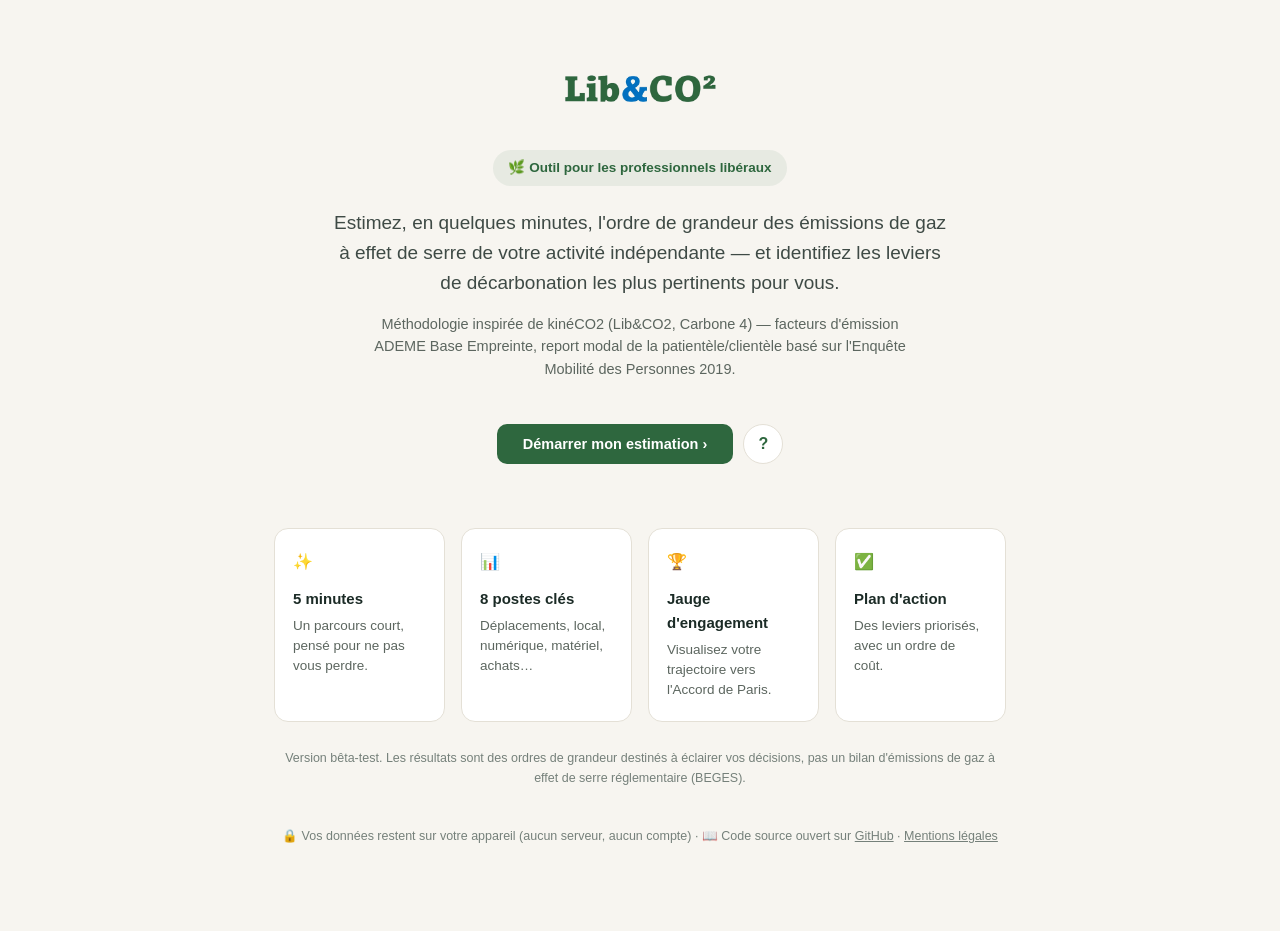
<file: index.html>
<!DOCTYPE html>
<html lang="fr">
<head>
  <meta charset="UTF-8" />
  <meta name="viewport" content="width=device-width, initial-scale=1.0" />
  <title>Lib&CO2 — Calculateur carbone pour les professions libérales</title>
  <meta name="description" content="Estimez l'ordre de grandeur des émissions de gaz à effet de serre de votre activité indépendante et identifiez vos leviers de décarbonation." />
  <link rel="icon" href="assets/logo/logo-libco2.png" />

  <!-- Aucune police externe : la charte utilise des polices système natives
       (voir css/variables.css) — zéro requête tierce, conforme RGPD, et plus
       rapide (rien à télécharger avant l'affichage du texte). -->

  <!-- Les graphiques (répartition et évolution) sont dessinés en Canvas natif
       par js/graphiques.js, sans dépendance externe. -->

  <link rel="stylesheet" href="css/variables.css" />
  <link rel="stylesheet" href="css/style.css" />
</head>
<body>
  <div id="app"></div>

  <!-- Point d'entrée de l'application (module ES6) -->
  <script type="module" src="js/main.js"></script>
</body>
</html>
</file>
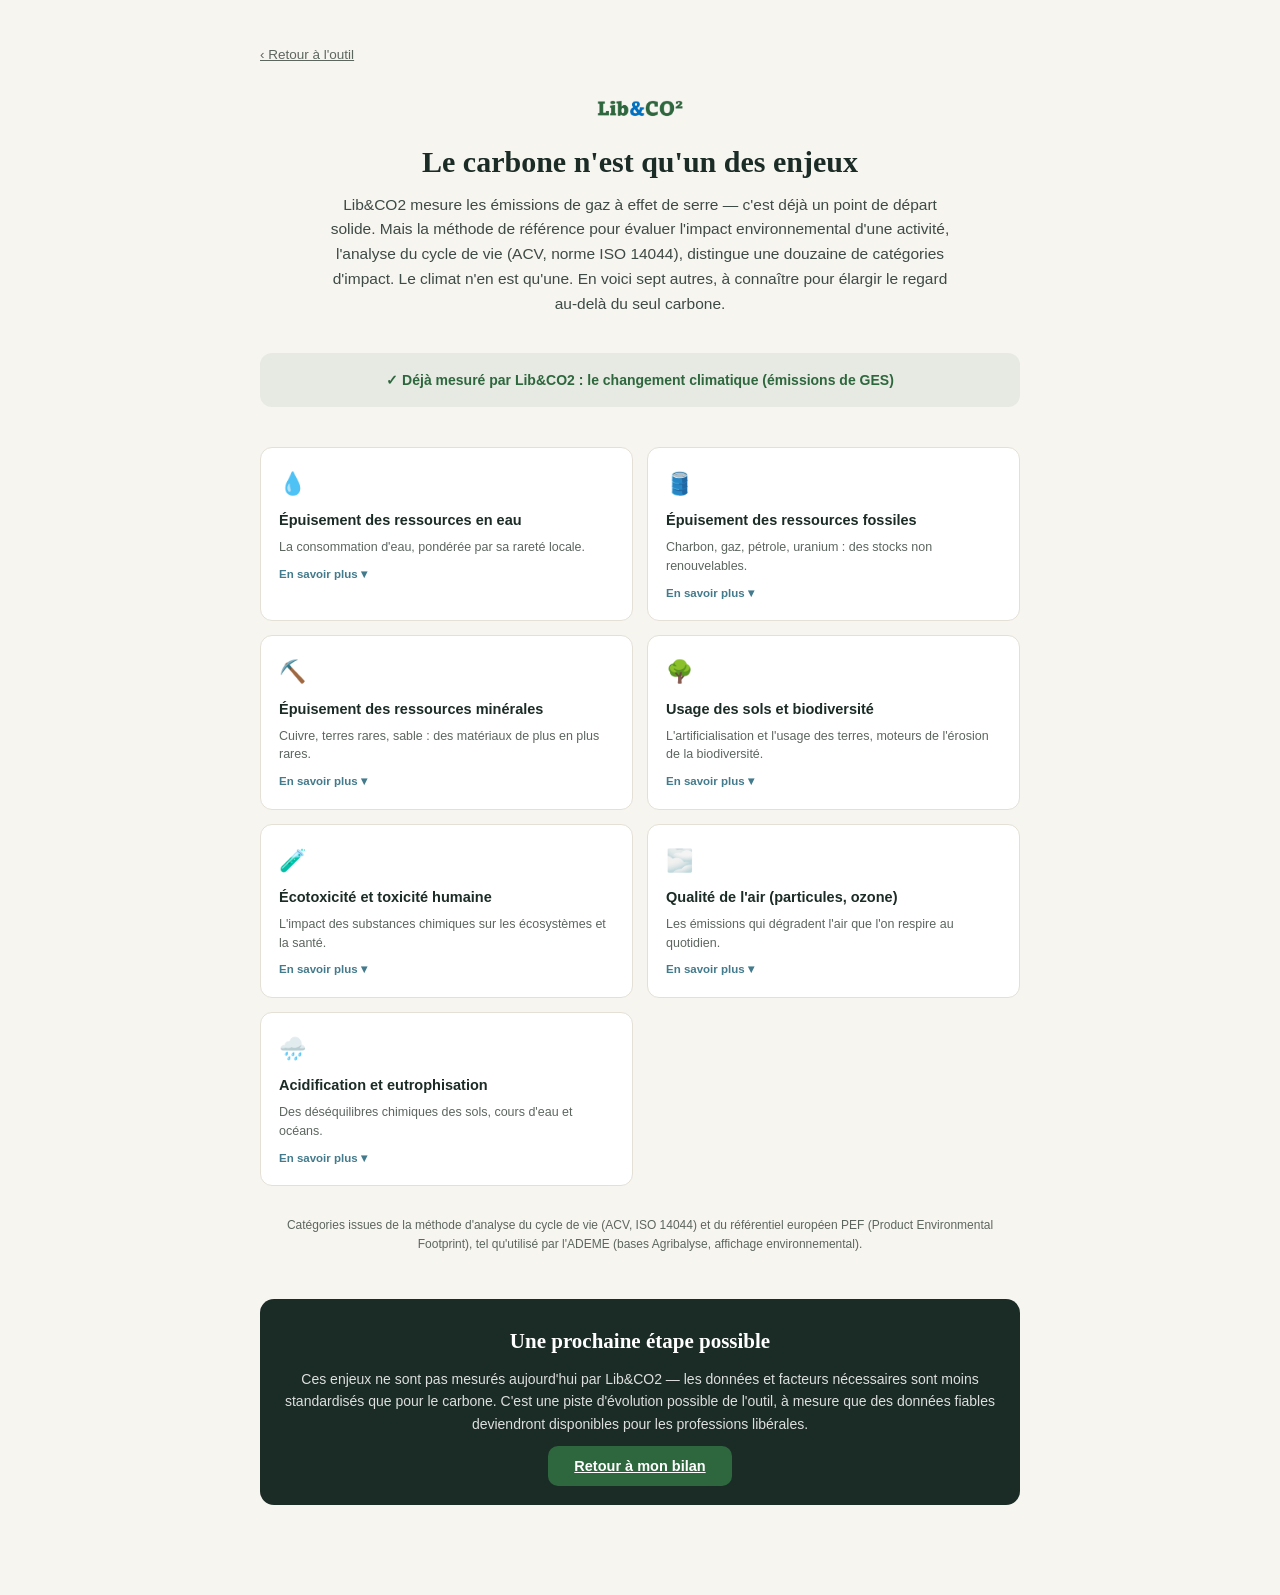
<file: les-autres-enjeux.html>
<!DOCTYPE html>
<html lang="fr">
<head>
  <meta charset="UTF-8" />
  <meta name="viewport" content="width=device-width, initial-scale=1.0" />
  <title>Les autres enjeux environnementaux — Lib&CO2</title>
  <meta name="description" content="Le carbone n'est qu'une des catégories d'impact de l'analyse du cycle de vie (ACV). Panorama des autres enjeux environnementaux à connaître : eau, ressources, biodiversité, qualité de l'air..." />
  <link rel="icon" href="assets/logo/logo-libco2.png" />
  <link rel="stylesheet" href="css/variables.css" />
  <link rel="stylesheet" href="css/style.css" />
  <style>
    .page-enjeux { max-width: 800px; margin: 0 auto; padding: 40px 20px 90px; }
    .page-enjeux .retour { margin-bottom: 20px; display: inline-block; }
    .pe-hero { text-align: center; margin-bottom: 36px; }
    .pe-hero h1 { font-family: var(--police-serif); font-size: 30px; margin: 10px 0 12px; line-height: 1.25; }
    .pe-hero p { font-size: 15.5px; color: var(--couleur-texte); line-height: 1.6; max-width: 620px; margin: 0 auto; }
    .pe-carbone-rappel { background: var(--couleur-primaire-fond); border-radius: 12px; padding: 16px 20px; font-size: 14px; text-align: center; margin-bottom: 40px; color: var(--couleur-primaire); font-weight: 600; }
    .pe-grille { display: grid; grid-template-columns: repeat(2, 1fr); gap: 14px; }
    @media (max-width: 640px) { .pe-grille { grid-template-columns: 1fr; } }
    .pe-carte { background: #fff; border: 1px solid var(--couleur-bordure); border-radius: 12px; padding: 18px; cursor: pointer; transition: box-shadow .15s; }
    .pe-carte:hover { box-shadow: var(--ombre-carte); }
    .pe-carte .icone { font-size: 22px; margin-bottom: 8px; }
    .pe-carte .titre { font-weight: 700; font-size: 14.5px; margin-bottom: 6px; }
    .pe-carte .resume { font-size: 12.5px; color: var(--couleur-discret); line-height: 1.5; }
    .pe-carte .detail { font-size: 12.5px; color: var(--couleur-texte); line-height: 1.55; margin-top: 10px; padding-top: 10px; border-top: 1px solid var(--couleur-bordure-legere); display: none; }
    .pe-carte.ouverte .detail { display: block; }
    .pe-carte .voir-plus { font-size: 11.5px; color: var(--couleur-info); font-weight: 600; margin-top: 8px; }
    .pe-source { font-size: 12px; color: var(--couleur-discret); text-align: center; margin-top: 30px; }
    .pe-bridge { background: var(--couleur-encre); color: #fff; border-radius: 14px; padding: 26px 24px; text-align: center; margin-top: 44px; }
    .pe-bridge h2 { font-family: var(--police-serif); font-size: 21px; margin: 0 0 10px; }
    .pe-bridge p { font-size: 14px; opacity: .85; margin: 0 0 18px; }
  </style>
</head>
<body>
  <div class="page-enjeux">
    <a href="index.html" class="lien-retour retour">‹ Retour à l'outil</a>
    <div class="pe-hero">
      <img src="assets/logo/logo-libco2.png" alt="Lib&CO2" style="height:36px;" />
      <h1>Le carbone n'est qu'un des enjeux</h1>
      <p>Lib&CO2 mesure les émissions de gaz à effet de serre — c'est déjà un point de départ solide. Mais la méthode de référence pour évaluer l'impact environnemental d'une activité, l'analyse du cycle de vie (ACV, norme ISO 14044), distingue une douzaine de catégories d'impact. Le climat n'en est qu'une. En voici sept autres, à connaître pour élargir le regard au-delà du seul carbone.</p>
    </div>

    <div class="pe-carbone-rappel">✓ Déjà mesuré par Lib&CO2 : le changement climatique (émissions de GES)</div>

    <div class="pe-grille" id="grille-enjeux"></div>

    <p class="pe-source">Catégories issues de la méthode d'analyse du cycle de vie (ACV, ISO 14044) et du référentiel européen PEF (Product Environmental Footprint), tel qu'utilisé par l'ADEME (bases Agribalyse, affichage environnemental).</p>

    <div class="pe-bridge">
      <h2>Une prochaine étape possible</h2>
      <p>Ces enjeux ne sont pas mesurés aujourd'hui par Lib&CO2 — les données et facteurs nécessaires sont moins standardisés que pour le carbone. C'est une piste d'évolution possible de l'outil, à mesure que des données fiables deviendront disponibles pour les professions libérales.</p>
      <a href="index.html" class="bouton bouton-primaire">Retour à mon bilan</a>
    </div>
  </div>

  <script>
    const ENJEUX = [
      { icone: "💧", titre: "Épuisement des ressources en eau", resume: "La consommation d'eau, pondérée par sa rareté locale.", detail: "Consommer un litre d'eau n'a pas le même impact selon qu'on se trouve dans une région où l'eau est abondante ou en situation de stress hydrique. Cette catégorie tient compte de cette rareté relative, propre à chaque territoire." },
      { icone: "🛢️", titre: "Épuisement des ressources fossiles", resume: "Charbon, gaz, pétrole, uranium : des stocks non renouvelables.", detail: "Distinct du changement climatique : il ne s'agit pas ici des émissions liées à la combustion, mais de l'épuisement physique des stocks disponibles de ces ressources énergétiques non renouvelables." },
      { icone: "⛏️", titre: "Épuisement des ressources minérales", resume: "Cuivre, terres rares, sable : des matériaux de plus en plus rares.", detail: "De nombreuses technologies (numérique, électrification) dépendent de métaux et minéraux dont les gisements accessibles s'amenuisent. Cette catégorie mesure la contribution d'une activité à cet épuisement." },
      { icone: "🌳", titre: "Usage des sols et biodiversité", resume: "L'artificialisation et l'usage des terres, moteurs de l'érosion de la biodiversité.", detail: "Les terres sont une ressource finie, partagée entre milieux naturels, agricoles et urbains. La façon dont une activité occupe ou transforme ces sols influence directement les habitats et la biodiversité qui en dépend." },
      { icone: "🧪", titre: "Écotoxicité et toxicité humaine", resume: "L'impact des substances chimiques sur les écosystèmes et la santé.", detail: "Certains produits ou procédés relâchent des substances toxiques pour les organismes vivants (écotoxicité) ou pour la santé humaine. Ces indicateurs restent aujourd'hui parmi les moins consolidés scientifiquement, mais leur suivi progresse." },
      { icone: "🌫️", titre: "Qualité de l'air (particules, ozone)", resume: "Les émissions qui dégradent l'air que l'on respire au quotidien.", detail: "Au-delà du CO2, certaines activités émettent des particules fines ou des précurseurs d'ozone troposphérique (smog), avec des conséquences directes sur les maladies respiratoires — un enjeu de santé publique à part entière." },
      { icone: "🌧️", titre: "Acidification et eutrophisation", resume: "Des déséquilibres chimiques des sols, cours d'eau et océans.", detail: "Certains rejets (azote, soufre, phosphore) perturbent l'équilibre chimique des milieux naturels : acidification des sols et des eaux, ou eutrophisation (prolifération d'algues liée à un excès de nutriments dans l'eau)." },
    ];

    const grille = document.getElementById("grille-enjeux");
    grille.innerHTML = ENJEUX.map((e, i) => `
      <div class="pe-carte" data-i="${i}">
        <div class="icone">${e.icone}</div>
        <div class="titre">${e.titre}</div>
        <div class="resume">${e.resume}</div>
        <div class="detail">${e.detail}</div>
        <div class="voir-plus">En savoir plus ▾</div>
      </div>
    `).join("");

    grille.querySelectorAll(".pe-carte").forEach((carte) => {
      carte.addEventListener("click", () => {
        const estOuverte = carte.classList.contains("ouverte");
        carte.classList.toggle("ouverte");
        carte.querySelector(".voir-plus").textContent = estOuverte ? "En savoir plus ▾" : "Réduire ▴";
      });
    });
  </script>
</body>
</html>
</file>
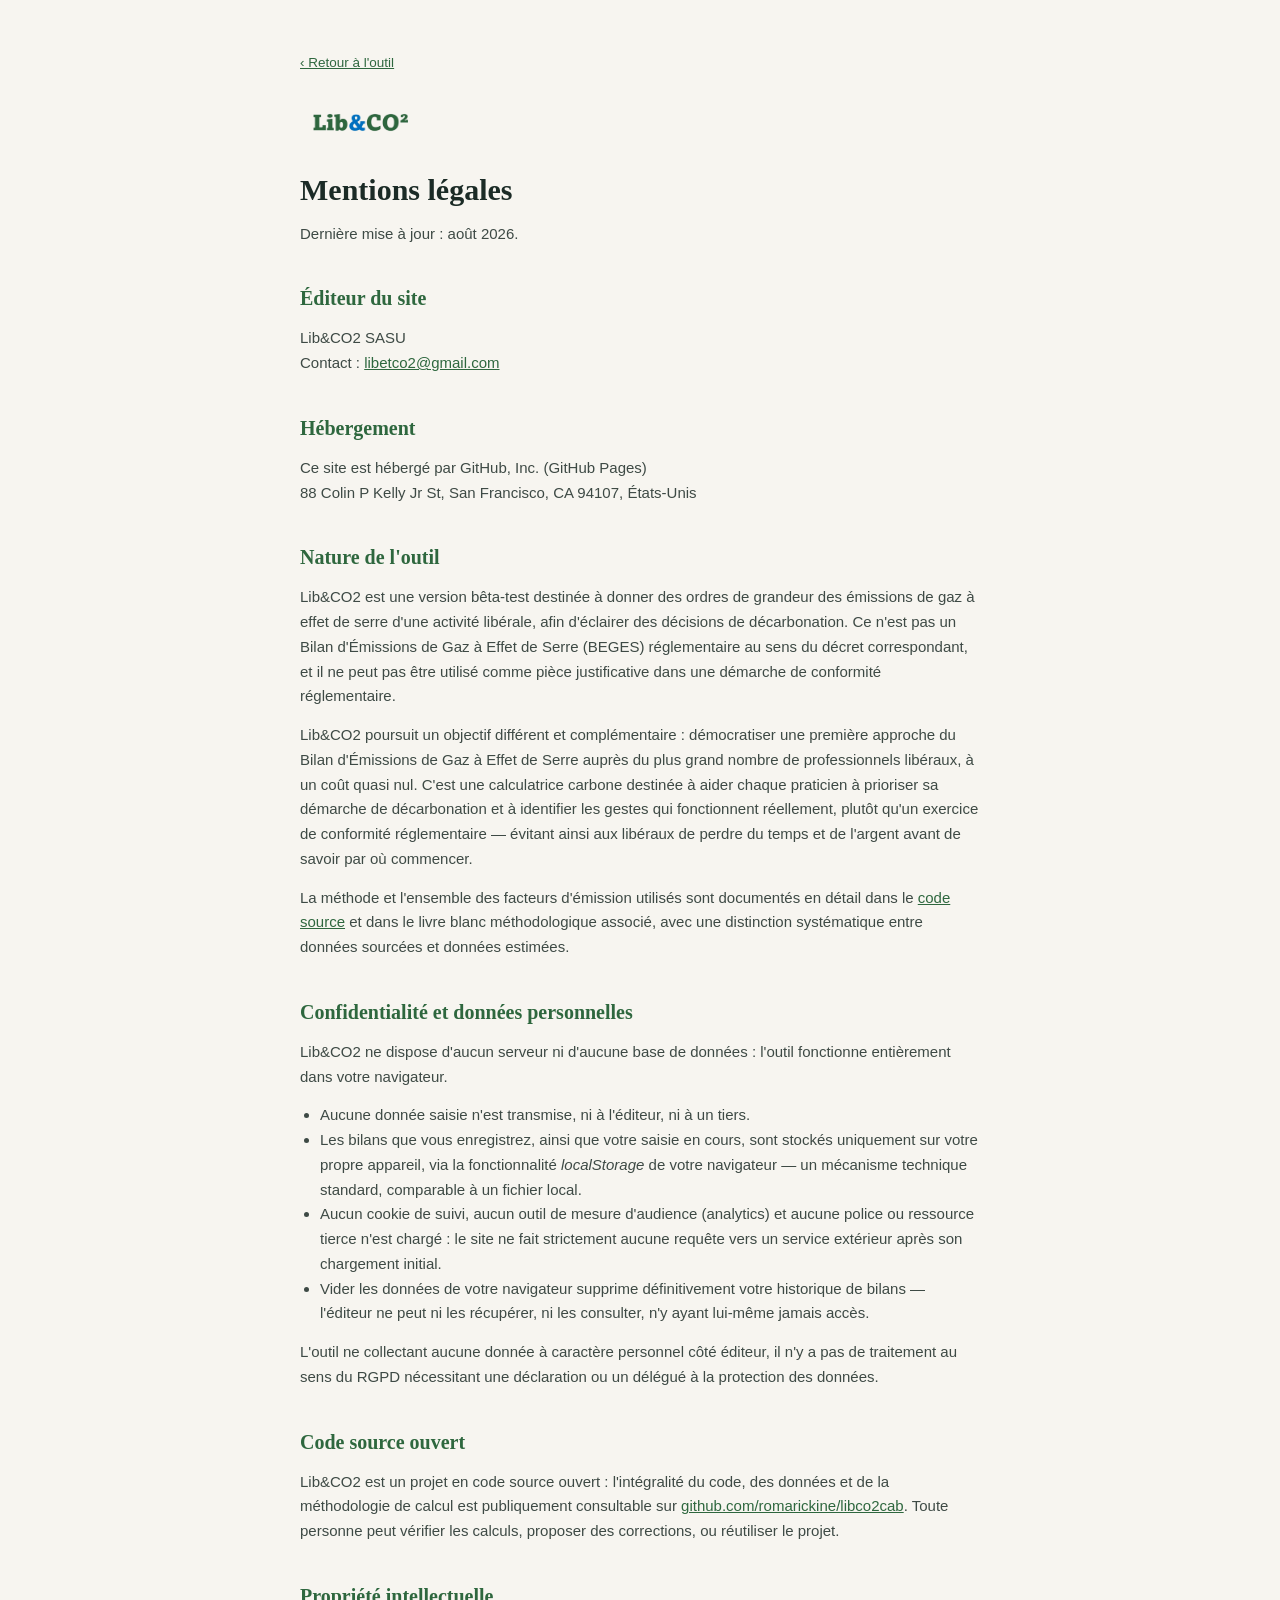
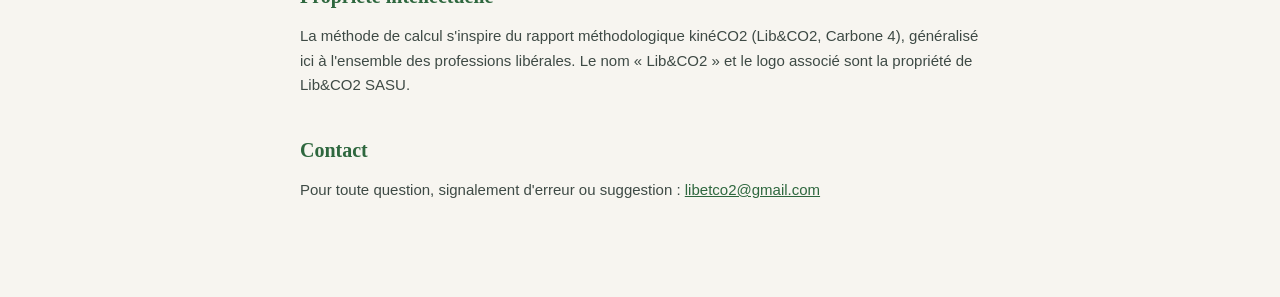
<file: mentions-legales.html>
<!DOCTYPE html>
<html lang="fr">
<head>
  <meta charset="UTF-8" />
  <meta name="viewport" content="width=device-width, initial-scale=1.0" />
  <title>Mentions légales — Lib&CO2</title>
  <meta name="description" content="Mentions légales, politique de confidentialité et informations sur le code source ouvert du calculateur Lib&CO2." />
  <link rel="icon" href="assets/logo/logo-libco2.png" />
  <link rel="stylesheet" href="css/variables.css" />
  <link rel="stylesheet" href="css/style.css" />
  <style>
    .page-legale { max-width: 720px; margin: 0 auto; padding: 48px 20px 80px; }
    .page-legale h1 { font-family: var(--police-serif); font-size: 30px; margin-bottom: 8px; }
    .page-legale h2 { font-family: var(--police-serif); font-size: 20px; margin: 36px 0 12px; color: var(--couleur-primaire); }
    .page-legale p { font-size: 15px; line-height: 1.65; color: var(--couleur-texte); margin: 0 0 14px; }
    .page-legale ul { font-size: 15px; line-height: 1.65; color: var(--couleur-texte); padding-left: 20px; margin: 0 0 14px; }
    .page-legale a { color: var(--couleur-primaire); }
    .page-legale .retour { display: inline-block; margin-bottom: 24px; }
  </style>
</head>
<body>
  <div class="page-legale">
    <a href="index.html" class="lien-retour retour">‹ Retour à l'outil</a>
    <img src="assets/logo/logo-libco2.png" alt="Lib&CO2" style="height:40px; display:block; margin-bottom:24px;" />
    <h1>Mentions légales</h1>
    <p class="texte-discret">Dernière mise à jour : août 2026.</p>

    <h2>Éditeur du site</h2>
    <p>
      Lib&CO2 SASU<br />
      Contact : <a href="mailto:libetco2@gmail.com">libetco2@gmail.com</a>
    </p>

    <h2>Hébergement</h2>
    <p>
      Ce site est hébergé par GitHub, Inc. (GitHub Pages)<br />
      88 Colin P Kelly Jr St, San Francisco, CA 94107, États-Unis
    </p>

    <h2>Nature de l'outil</h2>
    <p>
      Lib&CO2 est une version bêta-test destinée à donner des ordres de grandeur des émissions de gaz à effet de serre d'une activité libérale, afin d'éclairer des décisions de décarbonation. Ce n'est pas un Bilan d'Émissions de Gaz à Effet de Serre (BEGES) réglementaire au sens du décret correspondant, et il ne peut pas être utilisé comme pièce justificative dans une démarche de conformité réglementaire.
    </p>
    <p>
      Lib&CO2 poursuit un objectif différent et complémentaire : démocratiser une première approche du Bilan d'Émissions de Gaz à Effet de Serre auprès du plus grand nombre de professionnels libéraux, à un coût quasi nul. C'est une calculatrice carbone destinée à aider chaque praticien à prioriser sa démarche de décarbonation et à identifier les gestes qui fonctionnent réellement, plutôt qu'un exercice de conformité réglementaire — évitant ainsi aux libéraux de perdre du temps et de l'argent avant de savoir par où commencer.
    </p>
    <p>
      La méthode et l'ensemble des facteurs d'émission utilisés sont documentés en détail dans le <a href="https://github.com/romarickine/libco2cab" target="_blank" rel="noopener">code source</a> et dans le livre blanc méthodologique associé, avec une distinction systématique entre données sourcées et données estimées.
    </p>

    <h2>Confidentialité et données personnelles</h2>
    <p>
      Lib&CO2 ne dispose d'aucun serveur ni d'aucune base de données : l'outil fonctionne entièrement dans votre navigateur.
    </p>
    <ul>
      <li>Aucune donnée saisie n'est transmise, ni à l'éditeur, ni à un tiers.</li>
      <li>Les bilans que vous enregistrez, ainsi que votre saisie en cours, sont stockés uniquement sur votre propre appareil, via la fonctionnalité <em>localStorage</em> de votre navigateur — un mécanisme technique standard, comparable à un fichier local.</li>
      <li>Aucun cookie de suivi, aucun outil de mesure d'audience (analytics) et aucune police ou ressource tierce n'est chargé : le site ne fait strictement aucune requête vers un service extérieur après son chargement initial.</li>
      <li>Vider les données de votre navigateur supprime définitivement votre historique de bilans — l'éditeur ne peut ni les récupérer, ni les consulter, n'y ayant lui-même jamais accès.</li>
    </ul>
    <p>
      L'outil ne collectant aucune donnée à caractère personnel côté éditeur, il n'y a pas de traitement au sens du RGPD nécessitant une déclaration ou un délégué à la protection des données.
    </p>

    <h2>Code source ouvert</h2>
    <p>
      Lib&CO2 est un projet en code source ouvert : l'intégralité du code, des données et de la méthodologie de calcul est publiquement consultable sur <a href="https://github.com/romarickine/libco2cab" target="_blank" rel="noopener">github.com/romarickine/libco2cab</a>. Toute personne peut vérifier les calculs, proposer des corrections, ou réutiliser le projet.
    </p>

    <h2>Propriété intellectuelle</h2>
    <p>
      La méthode de calcul s'inspire du rapport méthodologique kinéCO2 (Lib&CO2, Carbone 4), généralisé ici à l'ensemble des professions libérales. Le nom « Lib&CO2 » et le logo associé sont la propriété de Lib&CO2 SASU.
    </p>

    <h2>Contact</h2>
    <p>
      Pour toute question, signalement d'erreur ou suggestion : <a href="mailto:libetco2@gmail.com">libetco2@gmail.com</a>
    </p>
  </div>
</body>
</html>
</file>
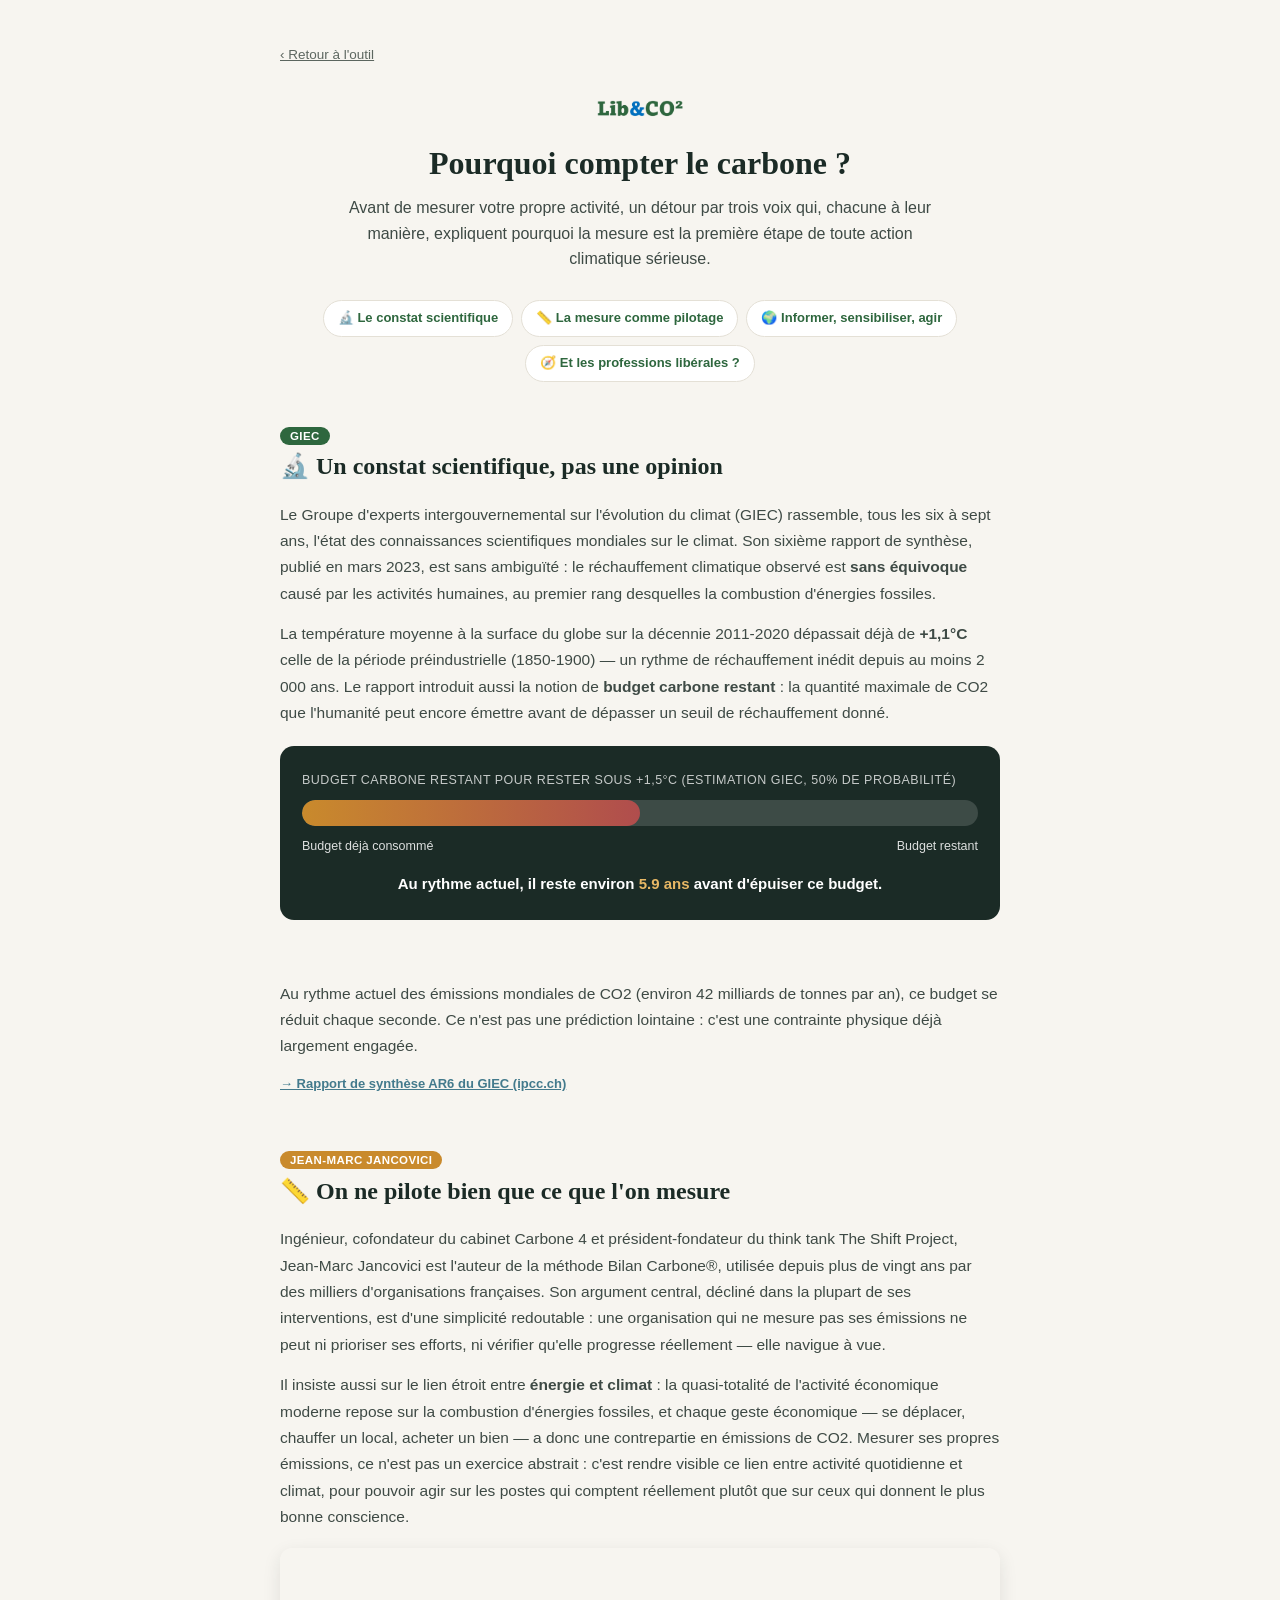
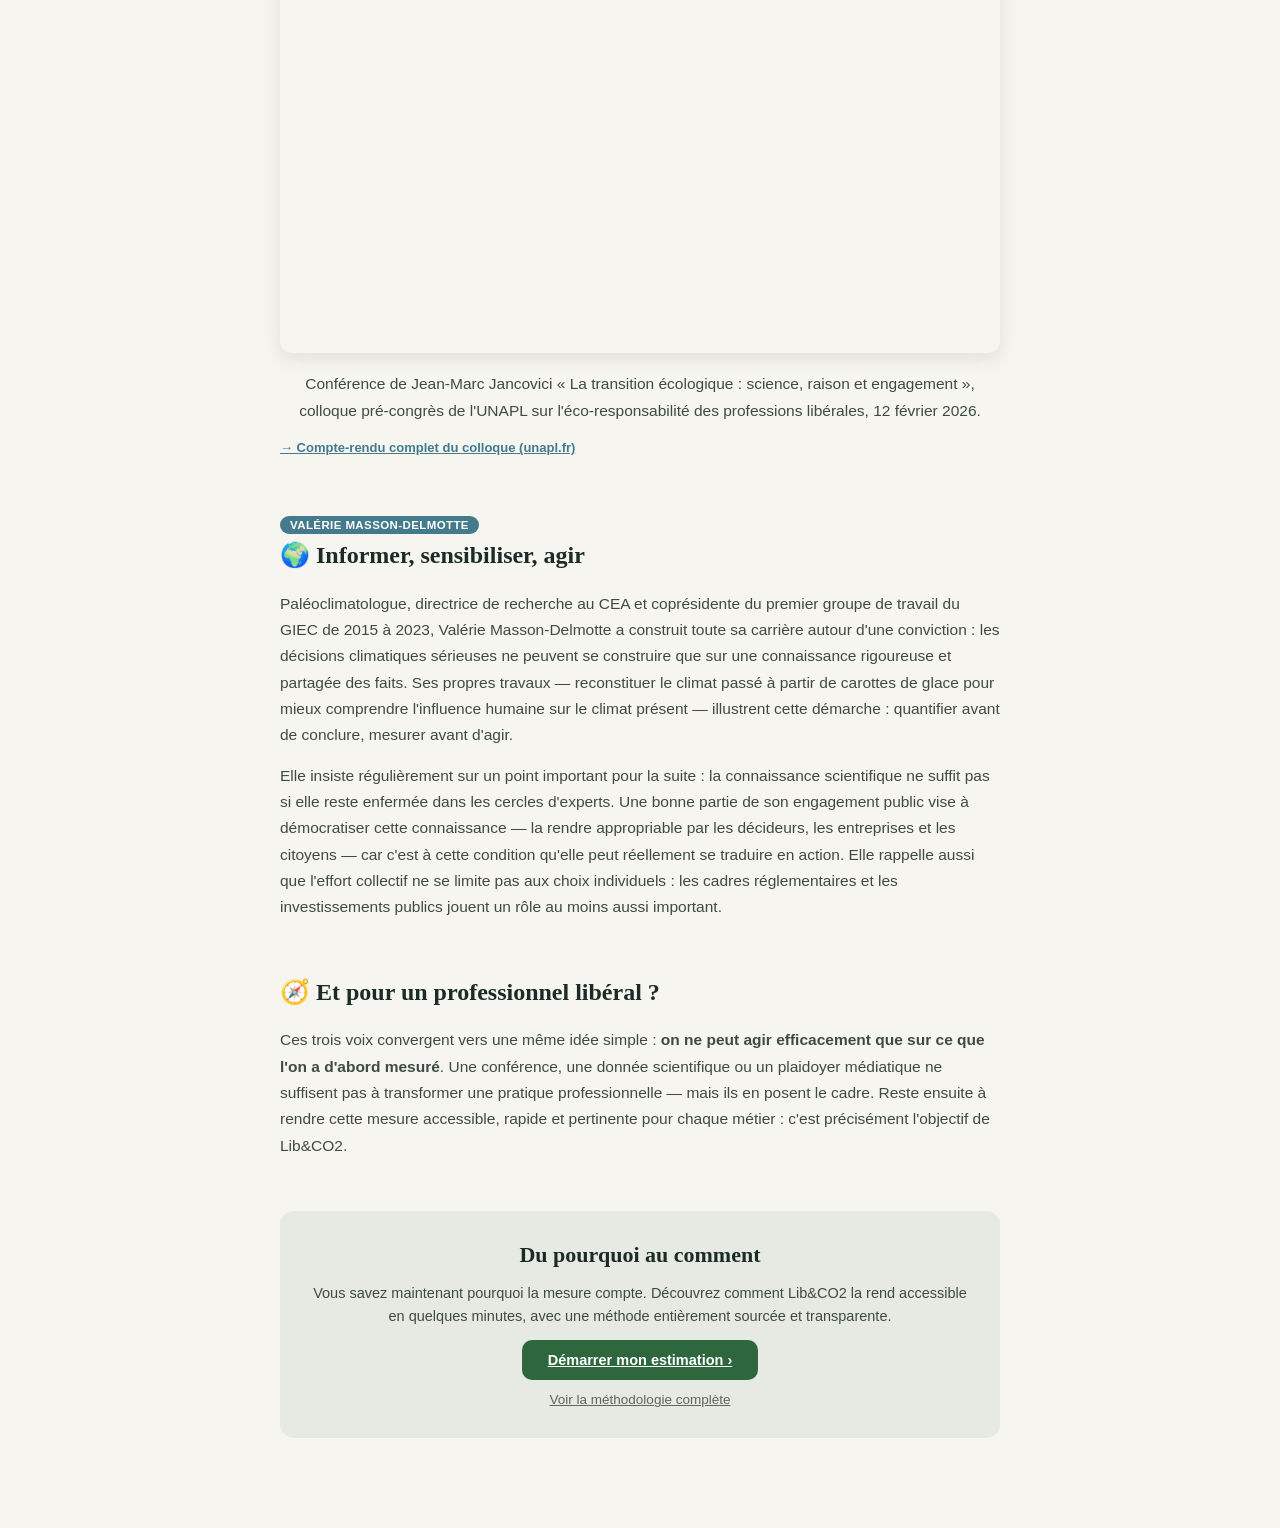
<file: pourquoi-compter-le-carbone.html>
<!DOCTYPE html>
<html lang="fr">
<head>
  <meta charset="UTF-8" />
  <meta name="viewport" content="width=device-width, initial-scale=1.0" />
  <title>Pourquoi compter le carbone ? — Lib&CO2</title>
  <meta name="description" content="Le constat du GIEC, l'argument de la mesure de Jean-Marc Jancovici, la voix de Valérie Masson-Delmotte : pourquoi mesurer ses émissions de gaz à effet de serre est la première étape pour agir." />
  <link rel="icon" href="assets/logo/logo-libco2.png" />
  <link rel="stylesheet" href="css/variables.css" />
  <link rel="stylesheet" href="css/style.css" />
  <style>
    .page-pourquoi { max-width: 760px; margin: 0 auto; padding: 40px 20px 90px; }
    .page-pourquoi .retour { margin-bottom: 20px; display: inline-block; }
    .pp-hero { text-align: center; margin-bottom: 8px; }
    .pp-hero h1 { font-family: var(--police-serif); font-size: 32px; margin: 10px 0 12px; line-height: 1.25; }
    .pp-hero p.chapo { font-size: 16px; color: var(--couleur-texte); line-height: 1.6; max-width: 600px; margin: 0 auto; }
    .pp-nav { display: flex; flex-wrap: wrap; gap: 8px; justify-content: center; margin: 28px 0 40px; }
    .pp-nav a { font-size: 13px; font-weight: 600; padding: 7px 14px; border-radius: 999px; border: 1px solid var(--couleur-bordure); color: var(--couleur-primaire); text-decoration: none; background: #fff; }
    .pp-nav a:hover { background: var(--couleur-primaire-fond); }
    .pp-section { margin-bottom: 52px; scroll-margin-top: 20px; }
    .pp-section .eyebrow-source { display: inline-block; margin-bottom: 8px; }
    .pp-section h2 { font-family: var(--police-serif); font-size: 24px; margin: 0 0 16px; display: flex; align-items: center; gap: 10px; }
    .pp-section p { font-size: 15.5px; line-height: 1.7; color: var(--couleur-texte); margin: 0 0 14px; }
    .pp-source-tag { font-size: 11.5px; font-weight: 700; text-transform: uppercase; letter-spacing: .4px; color: #fff; background: var(--couleur-primaire); padding: 3px 10px; border-radius: 999px; }
    .pp-video-wrap { position: relative; padding-bottom: 56.25%; height: 0; overflow: hidden; border-radius: 12px; margin: 18px 0; box-shadow: var(--ombre-carte); }
    .pp-video-wrap iframe { position: absolute; top: 0; left: 0; width: 100%; height: 100%; border: 0; }
    .pp-video-caption { font-size: 12.5px; color: var(--couleur-discret); text-align: center; margin-top: -8px; }
    .pp-budget { background: var(--couleur-encre); border-radius: 14px; padding: 24px 22px; color: #fff; margin: 20px 0; }
    .pp-budget .label { font-size: 12.5px; text-transform: uppercase; letter-spacing: .5px; opacity: .75; margin-bottom: 10px; }
    .pp-budget-barre { position: relative; height: 26px; border-radius: 13px; background: rgba(255,255,255,.15); overflow: hidden; cursor: pointer; }
    .pp-budget-remplissage { position: absolute; left: 0; top: 0; bottom: 0; background: linear-gradient(90deg, #C98A2C, #B04D4D); border-radius: 13px; transition: width .3s; }
    .pp-budget-chiffres { display: flex; justify-content: space-between; margin-top: 10px; font-size: 12.5px; opacity: .85; }
    .pp-budget-resultat { margin-top: 16px; font-size: 15px; font-weight: 700; text-align: center; }
    .pp-budget-resultat span { color: #E8B865; }
    .pp-encarts-liens { display: flex; gap: 10px; flex-wrap: wrap; margin-top: 14px; }
    .pp-encarts-liens a { font-size: 13px; font-weight: 600; color: var(--couleur-info); }
    .pp-bridge { background: var(--couleur-primaire-fond); border-radius: 14px; padding: 26px 24px; text-align: center; margin-top: 50px; }
    .pp-bridge h2 { font-family: var(--police-serif); font-size: 22px; margin: 0 0 10px; }
    .pp-bridge p { font-size: 14.5px; color: var(--couleur-texte); margin: 0 0 18px; }
  </style>
</head>
<body>
  <div class="page-pourquoi">
    <a href="index.html" class="lien-retour retour">‹ Retour à l'outil</a>
    <div class="pp-hero">
      <img src="assets/logo/logo-libco2.png" alt="Lib&CO2" style="height:36px;" />
      <h1>Pourquoi compter le carbone ?</h1>
      <p class="chapo">Avant de mesurer votre propre activité, un détour par trois voix qui, chacune à leur manière, expliquent pourquoi la mesure est la première étape de toute action climatique sérieuse.</p>
    </div>

    <nav class="pp-nav">
      <a href="#giec">🔬 Le constat scientifique</a>
      <a href="#jancovici">📏 La mesure comme pilotage</a>
      <a href="#masson-delmotte">🌍 Informer, sensibiliser, agir</a>
      <a href="#et-liberaux">🧭 Et les professions libérales ?</a>
    </nav>

    <!-- ================= GIEC ================= -->
    <section class="pp-section" id="giec">
      <span class="pp-source-tag">GIEC</span>
      <h2>🔬 Un constat scientifique, pas une opinion</h2>
      <p>Le Groupe d'experts intergouvernemental sur l'évolution du climat (GIEC) rassemble, tous les six à sept ans, l'état des connaissances scientifiques mondiales sur le climat. Son sixième rapport de synthèse, publié en mars 2023, est sans ambiguïté : le réchauffement climatique observé est <strong>sans équivoque</strong> causé par les activités humaines, au premier rang desquelles la combustion d'énergies fossiles.</p>
      <p>La température moyenne à la surface du globe sur la décennie 2011-2020 dépassait déjà de <strong>+1,1°C</strong> celle de la période préindustrielle (1850-1900) — un rythme de réchauffement inédit depuis au moins 2 000 ans. Le rapport introduit aussi la notion de <strong>budget carbone restant</strong> : la quantité maximale de CO2 que l'humanité peut encore émettre avant de dépasser un seuil de réchauffement donné.</p>

      <div class="pp-budget">
        <div class="label">Budget carbone restant pour rester sous +1,5°C (estimation GIEC, 50% de probabilité)</div>
        <div class="pp-budget-barre" id="budget-barre" title="Survolez pour voir le détail">
          <div class="pp-budget-remplissage" id="budget-remplissage" style="width:0%"></div>
        </div>
        <div class="pp-budget-chiffres"><span>Budget déjà consommé</span><span>Budget restant</span></div>
        <div class="pp-budget-resultat" id="budget-resultat">Chargement…</div>
      </div>
      <p class="texte-discret" style="color:rgba(255,255,255,0); ">.</p>
      <p>Au rythme actuel des émissions mondiales de CO2 (environ 42 milliards de tonnes par an), ce budget se réduit chaque seconde. Ce n'est pas une prédiction lointaine : c'est une contrainte physique déjà largement engagée.</p>
      <div class="pp-encarts-liens">
        <a href="https://www.ipcc.ch/report/ar6/syr/" target="_blank" rel="noopener">→ Rapport de synthèse AR6 du GIEC (ipcc.ch)</a>
      </div>
    </section>

    <!-- ================= JANCOVICI ================= -->
    <section class="pp-section" id="jancovici">
      <span class="pp-source-tag" style="background:var(--couleur-accent-ambre);">Jean-Marc Jancovici</span>
      <h2>📏 On ne pilote bien que ce que l'on mesure</h2>
      <p>Ingénieur, cofondateur du cabinet Carbone 4 et président-fondateur du think tank The Shift Project, Jean-Marc Jancovici est l'auteur de la méthode Bilan Carbone®, utilisée depuis plus de vingt ans par des milliers d'organisations françaises. Son argument central, décliné dans la plupart de ses interventions, est d'une simplicité redoutable : une organisation qui ne mesure pas ses émissions ne peut ni prioriser ses efforts, ni vérifier qu'elle progresse réellement — elle navigue à vue.</p>
      <p>Il insiste aussi sur le lien étroit entre <strong>énergie et climat</strong> : la quasi-totalité de l'activité économique moderne repose sur la combustion d'énergies fossiles, et chaque geste économique — se déplacer, chauffer un local, acheter un bien — a donc une contrepartie en émissions de CO2. Mesurer ses propres émissions, ce n'est pas un exercice abstrait : c'est rendre visible ce lien entre activité quotidienne et climat, pour pouvoir agir sur les postes qui comptent réellement plutôt que sur ceux qui donnent le plus bonne conscience.</p>

      <div class="pp-video-wrap">
        <iframe src="https://www.youtube-nocookie.com/embed/vp4M9lAkYks" title="Conférence de Jean-Marc Jancovici — Colloque éco-responsabilité UNAPL, février 2026" allow="accelerometer; autoplay; clipboard-write; encrypted-media; gyroscope; picture-in-picture" allowfullscreen loading="lazy"></iframe>
      </div>
      <p class="pp-video-caption">Conférence de Jean-Marc Jancovici « La transition écologique : science, raison et engagement », colloque pré-congrès de l'UNAPL sur l'éco-responsabilité des professions libérales, 12 février 2026.</p>
      <div class="pp-encarts-liens">
        <a href="https://unapl.fr/actualites/retour-sur-le-colloque-eco-responsabilite-avec-j-m-jancovici/" target="_blank" rel="noopener">→ Compte-rendu complet du colloque (unapl.fr)</a>
      </div>
    </section>

    <!-- ================= MASSON-DELMOTTE ================= -->
    <section class="pp-section" id="masson-delmotte">
      <span class="pp-source-tag" style="background:var(--couleur-info);">Valérie Masson-Delmotte</span>
      <h2>🌍 Informer, sensibiliser, agir</h2>
      <p>Paléoclimatologue, directrice de recherche au CEA et coprésidente du premier groupe de travail du GIEC de 2015 à 2023, Valérie Masson-Delmotte a construit toute sa carrière autour d'une conviction : les décisions climatiques sérieuses ne peuvent se construire que sur une connaissance rigoureuse et partagée des faits. Ses propres travaux — reconstituer le climat passé à partir de carottes de glace pour mieux comprendre l'influence humaine sur le climat présent — illustrent cette démarche : quantifier avant de conclure, mesurer avant d'agir.</p>
      <p>Elle insiste régulièrement sur un point important pour la suite : la connaissance scientifique ne suffit pas si elle reste enfermée dans les cercles d'experts. Une bonne partie de son engagement public vise à démocratiser cette connaissance — la rendre appropriable par les décideurs, les entreprises et les citoyens — car c'est à cette condition qu'elle peut réellement se traduire en action. Elle rappelle aussi que l'effort collectif ne se limite pas aux choix individuels : les cadres réglementaires et les investissements publics jouent un rôle au moins aussi important.</p>
    </section>

    <!-- ================= LIEN AVEC LES LIBÉRAUX ================= -->
    <section class="pp-section" id="et-liberaux">
      <h2>🧭 Et pour un professionnel libéral ?</h2>
      <p>Ces trois voix convergent vers une même idée simple : <strong>on ne peut agir efficacement que sur ce que l'on a d'abord mesuré</strong>. Une conférence, une donnée scientifique ou un plaidoyer médiatique ne suffisent pas à transformer une pratique professionnelle — mais ils en posent le cadre. Reste ensuite à rendre cette mesure accessible, rapide et pertinente pour chaque métier : c'est précisément l'objectif de Lib&CO2.</p>
    </section>

    <div class="pp-bridge">
      <h2>Du pourquoi au comment</h2>
      <p>Vous savez maintenant pourquoi la mesure compte. Découvrez comment Lib&CO2 la rend accessible en quelques minutes, avec une méthode entièrement sourcée et transparente.</p>
      <a href="index.html" class="bouton bouton-primaire">Démarrer mon estimation ›</a>
      <div style="margin-top:14px;"><a href="mentions-legales.html" class="bouton-lien">Voir la méthodologie complète</a></div>
    </div>
  </div>

  <script>
    // Calcul en direct du budget carbone restant, à partir des données GIEC
    // AR6 (500 GtCO2 restants pour +1,5°C à 50% de probabilité, estimés en
    // 2020) et d'un rythme d'émission mondial d'environ 42 GtCO2/an.
    // SOURCÉ — GIEC AR6 WG1 (Table SPM.2) ; Global Carbon Project.
    (function () {
      const budgetInitial2020 = 500; // GtCO2 restant en 2020
      const rythmeAnnuel = 42; // GtCO2/an
      const anneeDepart = 2020;
      const anneeCourante = new Date().getFullYear();
      const consomme = (anneeCourante - anneeDepart) * rythmeAnnuel;
      const restant = Math.max(0, budgetInitial2020 - consomme);
      const pctConsomme = Math.min(100, (consomme / budgetInitial2020) * 100);
      const anneesRestantes = restant / rythmeAnnuel;

      document.getElementById("budget-remplissage").style.width = pctConsomme.toFixed(0) + "%";
      const resultatEl = document.getElementById("budget-resultat");
      if (restant <= 0) {
        resultatEl.innerHTML = `Ce budget est <span>déjà dépassé</span> au rythme d'émission actuel.`;
      } else {
        resultatEl.innerHTML = `Au rythme actuel, il reste environ <span>${anneesRestantes.toFixed(1)} ans</span> avant d'épuiser ce budget.`;
      }
      document.getElementById("budget-barre").addEventListener("click", () => {
        alert(`Détail du calcul :\n\nBudget restant estimé en 2020 : ${budgetInitial2020} GtCO2\nRythme d'émission mondial : ~${rythmeAnnuel} GtCO2/an\nDéjà consommé depuis 2020 : ~${consomme.toFixed(0)} GtCO2\nRestant aujourd'hui (${anneeCourante}) : ~${restant.toFixed(0)} GtCO2\n\nSource : GIEC AR6 (groupe 1), Global Carbon Project.`);
      });
    })();
  </script>
</body>
</html>
</file>
<file: css/variables.css>
/**
 * variables.css — Charte graphique Lib&CO2
 * Couleurs extraites du logo fourni par l'utilisateur (vert #2E673E, bleu
 * #0071C1), complétées par un fond papier chaud et un accent ambre pour
 * tout ce qui touche au coût/à l'action.
 *
 * Passe "lisibilité" : les teintes de gris et l'accent bleu d'origine
 * tombaient sous le seuil WCAG AA (4.5:1) pour du texte de petite taille
 * — mesuré et corrigé (ex. gris discret : 3.13:1 → 5.96:1 ; bleu "info" :
 * 3.63:1 → 4.72:1 ; ambre sur fond teinté : 2.75:1 → 4.68:1), en conservant
 * la même famille de teintes pour ne pas changer l'identité visuelle.
 */
:root {
  /* Couleurs de marque */
  --couleur-primaire: #2E673E;
  --couleur-primaire-fond: #2E673E14;
  --couleur-accent-bleu: #0071C1;
  --couleur-accent-ambre: #C98A2C;
  --couleur-accent-ambre-fond: #C98A2C14;
  --couleur-ambre-texte: #946620; /* variante lisible de l'ambre pour du texte sur fond teinté */

  /* Neutres */
  --couleur-fond: #F7F5F0;
  --couleur-carte: #FFFFFF;
  --couleur-bordure: #E4E0D6;
  --couleur-bordure-legere: #F0EDE4;
  --couleur-encre: #1B2B26;
  --couleur-texte: #3E4A45;
  --couleur-discret: #5C665F;      /* était #8A9490 (3.1:1) → 5.96:1 */
  --couleur-tres-discret: #75807A; /* était #B4AE9E (2.2:1) → 4.1:1 */

  /* Sémantique postes/actions */
  --couleur-gratuit: #2E673E;
  --couleur-faible-cout: #946620;
  --couleur-investissement: #B04D4D; /* était #B85C5C (4.0:1) → 4.66:1 */
  --couleur-erreur: #B04D4D;
  --couleur-info: #437A8C; /* était #4E8FA3 (3.6:1) → 4.72:1 */

  /* Typographie — polices système natives (pas de police tierce chargée en
     ligne : conforme RGPD, aucune requête externe, rendu instantané). Choix
     de piles reconnues pour leur qualité sur chaque plateforme plutôt que
     de génériques "sans-serif"/"serif". */
  --police-serif: Georgia, 'Iowan Old Style', 'Palatino Linotype', 'URW Palladio L', serif;
  --police-texte: -apple-system, BlinkMacSystemFont, 'Segoe UI', Roboto, Helvetica, Arial, sans-serif;
  --police-mono: ui-monospace, 'SF Mono', 'Cascadia Code', 'Segoe UI Mono', 'Roboto Mono', Consolas, 'Courier New', monospace;

  /* Échelle typographique (rem, base 16px) — resserrée pour rester lisible
     y compris pour le texte secondaire, qui ne descend plus sous 13px. */
  --taille-corps: 1rem;         /* 16px */
  --taille-secondaire: 0.875rem; /* 14px, ex-12/12.5px */
  --taille-petite: 0.8125rem;    /* 13px, plancher — plus rien en dessous */
  --interligne-corps: 1.6;
  --interligne-dense: 1.5;

  /* Rayons et espacements */
  --rayon-carte: 14px;
  --rayon-bouton: 10px;
  --ombre-carte: 0 6px 18px rgba(27, 43, 38, 0.10);
}
</file>
<file: css/style.css>
/**
 * style.css — Styles principaux de Lib&CO2
 * Organisé par composant : base, typographie, cartes, formulaires,
 * assistant (wizard), résultats, actions, jauge, certificat, historique, modale.
 *
 * Passe "lisibilité" (reprise design) : plus aucun texte sous 13px, plus
 * aucune couleur sous le seuil de contraste WCAG AA (4.5:1) — voir le
 * commentaire en tête de variables.css pour le détail des mesures. Espaces
 * et interlignes élargis sur les blocs de texte dense (aide, sources
 * d'actions) pour réduire la fatigue de lecture.
 */

/* === Base === */
* { box-sizing: border-box; }
html, body { margin: 0; padding: 0; }
body {
  font-family: var(--police-texte);
  background: var(--couleur-fond);
  color: var(--couleur-encre);
  min-height: 100vh;
  line-height: var(--interligne-corps);
}
.conteneur { max-width: 920px; margin: 0 auto; padding: 24px 18px 80px; }
.conteneur-etroit { max-width: 760px; margin: 0 auto; padding: 24px 18px 100px; }
input, select, button { font-family: inherit; }
::selection { background: #0071C133; }

/* === Typographie === */
.titre-serif { font-family: var(--police-serif); }
.texte-mono { font-family: var(--police-mono); }
.texte-discret { font-size: 13.5px; color: var(--couleur-discret); line-height: 1.5; }
.eyebrow { font-size: 13px; color: var(--couleur-discret); text-transform: uppercase; letter-spacing: 0.6px; font-weight: 600; }

/* === En-tête === */
.entete-app { display: flex; align-items: center; justify-content: space-between; margin-bottom: 16px; flex-wrap: wrap; gap: 10px; }
.entete-app img { height: 28px; }
.lien-retour { background: none; border: none; color: var(--couleur-discret); font-size: 13.5px; display: flex; align-items: center; gap: 4px; cursor: pointer; padding: 4px 0; }
.lien-retour:hover { color: var(--couleur-encre); }

/* === Cartes === */
.carte { background: var(--couleur-carte); border: 1px solid var(--couleur-bordure); border-radius: var(--rayon-carte); padding: 22px 20px; margin-bottom: 16px; }
.carte-hero { background: var(--couleur-encre); border: none; color: var(--couleur-fond); padding: 22px 24px; }
.carte-hero .eyebrow { color: var(--couleur-fond); opacity: 0.8; }
.carte-hero .chiffre-hero { font-size: clamp(26px, 6vw, 38px); font-weight: 700; line-height: 1.15; }
.carte-hero .chiffre-hero small { font-size: 15px; font-weight: 400; opacity: 0.8; }
.carte-hero .sous-legende { font-size: 13px; opacity: 0.75; margin-top: 4px; line-height: 1.45; }
.ligne-hero { display: flex; gap: 36px; flex-wrap: wrap; align-items: baseline; }

/* === Boutons === */
.bouton { cursor: pointer; transition: transform .15s ease; border-radius: var(--rayon-bouton); font-weight: 600; border: none; font-size: 14.5px; }
.bouton:hover { transform: translateY(-1px); }
.bouton-primaire { background: var(--couleur-primaire); color: #fff; padding: 12px 26px; }
.bouton-secondaire { background: transparent; border: 1px solid var(--couleur-bordure); padding: 11px 21px; color: var(--couleur-encre); }
.bouton-ambre { background: var(--couleur-accent-ambre); color: #fff; padding: 11px 24px; }
.bouton-lien { background: none; border: none; color: var(--couleur-discret); font-size: 13.5px; cursor: pointer; text-decoration: underline; padding: 4px 0; }
.bouton-lien:hover { color: var(--couleur-encre); }
.bouton[disabled] { opacity: .35; cursor: default; }

/* === Écran d'introduction === */
.intro { max-width: 780px; margin: 0 auto; padding: 56px 24px 72px; text-align: center; display: flex; flex-direction: column; align-items: center; }
.intro img.logo-intro { height: 64px; margin-bottom: 30px; }
.intro .badge { display: inline-flex; align-items: center; gap: 8px; background: var(--couleur-primaire-fond); color: var(--couleur-primaire); padding: 7px 15px; border-radius: 999px; font-size: 13.5px; font-weight: 600; margin-bottom: 22px; }
.intro p.lead { font-size: 19px; color: var(--couleur-texte); line-height: 1.6; max-width: 620px; margin: 0 auto 14px; }
.intro p.sub { font-size: 14.5px; color: var(--couleur-discret); line-height: 1.55; max-width: 560px; margin: 0 auto 44px; }
.icone-info-tooltip {
  position: relative; display: inline-flex; align-items: center; justify-content: center;
  width: 40px; height: 40px; border-radius: 50%; border: 1.5px solid var(--couleur-bordure);
  color: var(--couleur-primaire); font-weight: 700; font-size: 16px; text-decoration: none; background: #fff;
  flex-shrink: 0;
}
.icone-info-tooltip:hover { border-color: var(--couleur-primaire); background: var(--couleur-primaire-fond); }
.icone-info-tooltip::after {
  content: attr(data-tooltip); position: absolute; bottom: calc(100% + 8px); left: 50%; transform: translateX(-50%);
  background: var(--couleur-encre); color: #fff; font-size: 12px; font-weight: 500; white-space: nowrap;
  padding: 6px 11px; border-radius: 7px; opacity: 0; pointer-events: none; transition: opacity .15s;
}
.icone-info-tooltip:hover::after { opacity: 1; }
.grille-features { display: grid; grid-template-columns: repeat(4, 1fr); gap: 16px; margin-top: 64px; text-align: left; }
@media (max-width: 700px) { .grille-features { grid-template-columns: repeat(2, 1fr); } }
.feature-card { background: var(--couleur-carte); border: 1px solid var(--couleur-bordure); border-radius: var(--rayon-carte); padding: 20px 18px; }
.feature-card .titre { font-weight: 700; margin-top: 12px; font-size: 15px; }
.feature-card .desc { font-size: 13.5px; color: var(--couleur-discret); margin-top: 5px; line-height: 1.5; }

/* === Assistant (wizard) === */
.barre-progression { display: flex; gap: 6px; margin-bottom: 24px; }
.barre-progression .segment { height: 5px; flex: 1; border-radius: 3px; background: var(--couleur-bordure); }
.barre-progression .segment.actif { background: var(--couleur-primaire); }
.total-en-cours { font-family: var(--police-mono); font-size: 13px; color: var(--couleur-primaire); font-weight: 700; }
.champ { margin-bottom: 26px; }
.champ:last-child { margin-bottom: 0; }
.champ label.libelle { display: flex; align-items: center; flex-wrap: wrap; font-weight: 600; font-size: 15px; margin-bottom: 9px; line-height: 1.4; }
.champ .aide { font-size: 13.5px; color: var(--couleur-discret); margin-top: 7px; line-height: 1.5; display: flex; gap: 6px; }
.champ-select, .champ-nombre, input[type=text] { width: 100%; padding: 12px 13px; border-radius: 9px; border: 1px solid #DCD7C9; font-size: 15px; background: #fff; color: var(--couleur-encre); }
.champ-select:focus, .champ-nombre:focus, input[type=text]:focus { outline: 2px solid var(--couleur-primaire); outline-offset: 1px; }
.champ-nombre { width: 140px; }
input[type=range] { accent-color: var(--couleur-primaire); width: 100%; }
input[type=checkbox] { accent-color: var(--couleur-primaire); width: 17px; height: 17px; }
.badge-live { font-family: var(--police-mono); font-size: 12.5px; font-weight: 700; color: var(--couleur-primaire); background: var(--couleur-primaire-fond); padding: 3px 10px; border-radius: 999px; margin-left: 10px; white-space: nowrap; }
.groupe-boutons { display: flex; gap: 10px; flex-wrap: wrap; }
.bouton-choix { padding: 10px 18px; border-radius: 8px; border: 1.5px solid var(--couleur-bordure); background: #fff; font-weight: 600; font-size: 14.5px; cursor: pointer; }
.bouton-choix.selectionne { border-color: var(--couleur-primaire); background: var(--couleur-primaire-fond); }
.grille-familles { display: grid; grid-template-columns: repeat(2, 1fr); gap: 10px; }
@media (max-width: 480px) { .grille-familles { grid-template-columns: 1fr; } }
.carte-famille { padding: 13px 15px; border-radius: 10px; border: 1.5px solid var(--couleur-bordure); background: #fff; display: flex; gap: 11px; align-items: flex-start; cursor: pointer; }
.carte-famille.selectionne { border-color: var(--couleur-primaire); background: var(--couleur-primaire-fond); }
.carte-famille .titre { font-weight: 600; font-size: 14.5px; line-height: 1.4; }
.separateur { border: none; border-top: 1px solid var(--couleur-bordure); margin: 26px 0; }
.groupe-champs-titre { font-size: 12.5px; font-weight: 700; text-transform: uppercase; letter-spacing: .5px; color: var(--couleur-discret); margin: 0 0 14px; }
.pas-actions { display: flex; justify-content: space-between; margin-top: 26px; }
.zone-suggestions { position: relative; }
.liste-suggestions { position: absolute; top: 100%; left: 0; right: 0; z-index: 20; margin-top: 4px; background: #fff; border: 1px solid #DCD7C9; border-radius: 9px; box-shadow: 0 8px 24px rgba(27,43,38,.12); max-height: 240px; overflow-y: auto; }
.suggestion { padding: 10px 14px; font-size: 14.5px; border-bottom: 1px solid var(--couleur-bordure-legere); display: flex; justify-content: space-between; cursor: pointer; }
.suggestion:hover { background: var(--couleur-primaire-fond); }
.encadre-info { background: #2E673E0D; border: 1px solid #2E673E22; border-radius: 10px; padding: 17px; margin-top: 14px; }

/* === Résultats === */
.carte-comparaison { padding: 14px 18px; display: flex; gap: 10px; align-items: center; flex-wrap: wrap; }
.carte-graphique .entete-graphique { display: flex; justify-content: space-between; align-items: center; margin-bottom: 10px; flex-wrap: wrap; gap: 8px; }
.carte-graphique .entete-graphique > div:first-child { font-weight: 700; font-size: 15.5px; }
.toggle-graphique { display: flex; gap: 6px; }
.toggle-graphique button { padding: 8px; border-radius: 8px; border: 1px solid var(--couleur-bordure); background: #fff; cursor: pointer; }
.toggle-graphique button.actif { background: var(--couleur-primaire); color: #fff; }
.zone-canvas-repartition { position: relative; height: 230px; width: 100%; }
.zone-canvas-repartition canvas, .zone-canvas-evolution canvas { display: block; width: 100%; height: 100%; }
.zone-canvas-repartition canvas { cursor: pointer; touch-action: none; }
.graphique-tooltip {
  position: absolute; display: none; z-index: 10; pointer-events: none;
  background: var(--couleur-encre); color: #fff; font-size: 12.5px; line-height: 1.4;
  padding: 7px 11px; border-radius: 8px; box-shadow: 0 6px 16px rgba(27,43,38,.25);
  max-width: 200px; white-space: nowrap;
}
.legende-graphique { display: flex; flex-direction: column; gap: 9px; margin-top: 16px; padding: 0 2px; }
.legende-item { display: flex; align-items: flex-start; gap: 9px; font-size: 13.5px; line-height: 1.4; min-width: 0; }
.legende-item .libelle-poste { color: var(--couleur-texte); flex: 1; min-width: 0; }
.legende-item .valeur-poste { color: var(--couleur-discret); font-family: var(--police-mono); font-size: 13px; white-space: nowrap; flex-shrink: 0; }
.pastille { width: 10px; height: 10px; border-radius: 3px; flex-shrink: 0; display: inline-block; margin-top: 4px; }
.bouton-reperes { background: none; border: 1px solid var(--couleur-bordure); border-radius: 999px; padding: 7px 15px; font-size: 13px; font-weight: 600; color: var(--couleur-info); display: inline-flex; align-items: center; gap: 6px; cursor: pointer; }

/* === Jauge d'engagement === */
.zone-jauge-sticky { position: sticky; top: 10px; z-index: 6; margin-bottom: 16px; }
.jauge-engagement { display: flex; align-items: center; gap: 16px; flex-wrap: wrap; background: var(--couleur-carte); border: 1px solid var(--couleur-bordure); border-radius: var(--rayon-carte); padding: 18px 20px; box-shadow: var(--ombre-carte); }
.jauge-svg { width: 150px; flex-shrink: 0; }
.jauge-texte { flex: 1; min-width: 170px; }
.jauge-eyebrow { font-size: 12px; color: var(--couleur-discret); font-weight: 700; text-transform: uppercase; letter-spacing: .4px; }
.jauge-valeur { display: flex; align-items: baseline; gap: 9px; margin-top: 3px; flex-wrap: wrap; }
.jauge-valeur > span:first-child { font-family: var(--police-mono); font-size: 25px; font-weight: 700; }
.jauge-statut { font-size: 13.5px; font-weight: 600; }
.jauge-objectif { font-size: 12.5px; color: var(--couleur-discret); margin-top: 4px; line-height: 1.4; }
.jauge-vert { color: var(--couleur-primaire); }
.jauge-vertclair { color: #3E7A63; }
.jauge-ambre { color: var(--couleur-ambre-texte); }
.jauge-rouge { color: var(--couleur-erreur); }

/* === Actions de décarbonation === */
.ligne-action { padding: 15px 0; border-top: 1px solid var(--couleur-bordure-legere); }
.ligne-action-contenu { display: flex; gap: 12px; align-items: flex-start; flex-wrap: wrap; }
.ligne-action-rang { font-family: var(--police-serif); font-size: 17px; font-weight: 700; color: var(--couleur-accent-ambre); width: 22px; flex-shrink: 0; }
.ligne-action-corps { flex: 1; min-width: 200px; }
.ligne-action-corps .titre { font-weight: 600; font-size: 15px; line-height: 1.4; }
.ligne-action-corps .meta { font-size: 13px; color: var(--couleur-discret); margin-top: 5px; line-height: 1.5; }
.ligne-action-corps .source { font-size: 13px; color: var(--couleur-info); margin-top: 3px; line-height: 1.5; }
.ligne-action-corps .source a { color: inherit; text-decoration: underline; }
.ligne-action-resultat { text-align: right; flex-shrink: 0; margin-left: auto; }
.ligne-action-resultat .kg { font-family: var(--police-mono); font-weight: 700; font-size: 16px; color: var(--couleur-primaire); }
.badge-cout { font-size: 11px; font-weight: 700; text-transform: uppercase; letter-spacing: .3px; margin-top: 6px; padding: 3px 9px; border-radius: 999px; display: inline-block; }
.badge-cout.gratuit { background: var(--couleur-primaire-fond); color: var(--couleur-primaire); }
.badge-cout.faible { background: #C98A2C1F; color: var(--couleur-faible-cout); }
.badge-cout.investissement { background: #B04D4D1A; color: var(--couleur-investissement); }
.curseur-action { margin-top: 12px; }
.curseur-action .label-curseur { font-size: 13px; font-weight: 600; margin-bottom: 5px; color: var(--couleur-texte); }
.stepper-degres { display: flex; align-items: center; gap: 10px; margin-top: 12px; }
.stepper-degres button { width: 28px; height: 28px; border-radius: 6px; border: 1px solid #DCD7C9; background: #fff; cursor: pointer; font-size: 15px; }
.bandeau-plan { background: var(--couleur-primaire-fond); border-radius: 10px; padding: 13px 17px; margin-bottom: 18px; font-size: 14.5px; line-height: 1.5; font-weight: 600; color: var(--couleur-primaire); }
.bouton-voir-plus { width: 100%; margin-top: 12px; padding: 10px; border-radius: 8px; border: 1px dashed #DCD7C9; background: transparent; color: var(--couleur-discret); font-size: 13.5px; font-weight: 600; display: flex; align-items: center; justify-content: center; gap: 6px; cursor: pointer; }

/* === Certificat === */
.zone-certificat { text-align: center; }
.zone-certificat input[type=text] { max-width: 320px; margin: 0 auto 12px; display: block; }
.statut-certificat { font-size: 13px; margin-top: 10px; }
.statut-certificat.ok { color: var(--couleur-primaire); font-weight: 600; }
.statut-certificat.erreur { color: var(--couleur-erreur); font-weight: 600; }

/* === Historique / évolution === */
.tableau-evolution { width: 100%; border-collapse: collapse; font-size: 14px; }
.tableau-evolution th, .tableau-evolution td { text-align: left; padding: 10px 12px; border-bottom: 1px solid var(--couleur-bordure-legere); }
.tableau-evolution th { font-size: 12.5px; text-transform: uppercase; letter-spacing: .4px; color: var(--couleur-discret); font-weight: 700; }
.evolution-hausse { color: var(--couleur-erreur); font-weight: 600; }
.evolution-baisse { color: var(--couleur-primaire); font-weight: 600; }
.zone-canvas-evolution { position: relative; height: 260px; margin-top: 14px; }
.bandeau-brouillon { background: var(--couleur-accent-ambre-fond); border: 1px solid var(--couleur-accent-ambre); border-radius: 10px; padding: 15px 17px; margin-bottom: 16px; font-size: 14.5px; line-height: 1.5; display: flex; justify-content: space-between; align-items: center; gap: 10px; flex-wrap: wrap; }

/* === Modale === */
.fond-modale { position: fixed; inset: 0; background: rgba(27,43,38,.5); z-index: 50; display: flex; align-items: center; justify-content: center; padding: 20px; }
.contenu-modale { max-width: 420px; width: 100%; padding: 24px 24px 14px; position: relative; max-height: 80vh; overflow-y: auto; }
.fermer-modale { position: absolute; top: 16px; right: 16px; background: none; border: none; cursor: pointer; color: var(--couleur-discret); padding: 4px; }
.fermer-modale:hover { color: var(--couleur-encre); }
.titre-modale { font-weight: 700; font-size: 16.5px; margin-bottom: 12px; display: flex; align-items: center; gap: 7px; }
.ligne-repere { display: flex; justify-content: space-between; font-size: 14.5px; padding: 10px 0; border-top: 1px solid var(--couleur-bordure-legere); gap: 10px; line-height: 1.4; }
.ligne-repere:first-child { border-top: none; }

/* === Pied de page === */
.mentions { font-size: 12.5px; color: var(--couleur-tres-discret); margin-top: 26px; line-height: 1.6; text-align: center; }
</file>
